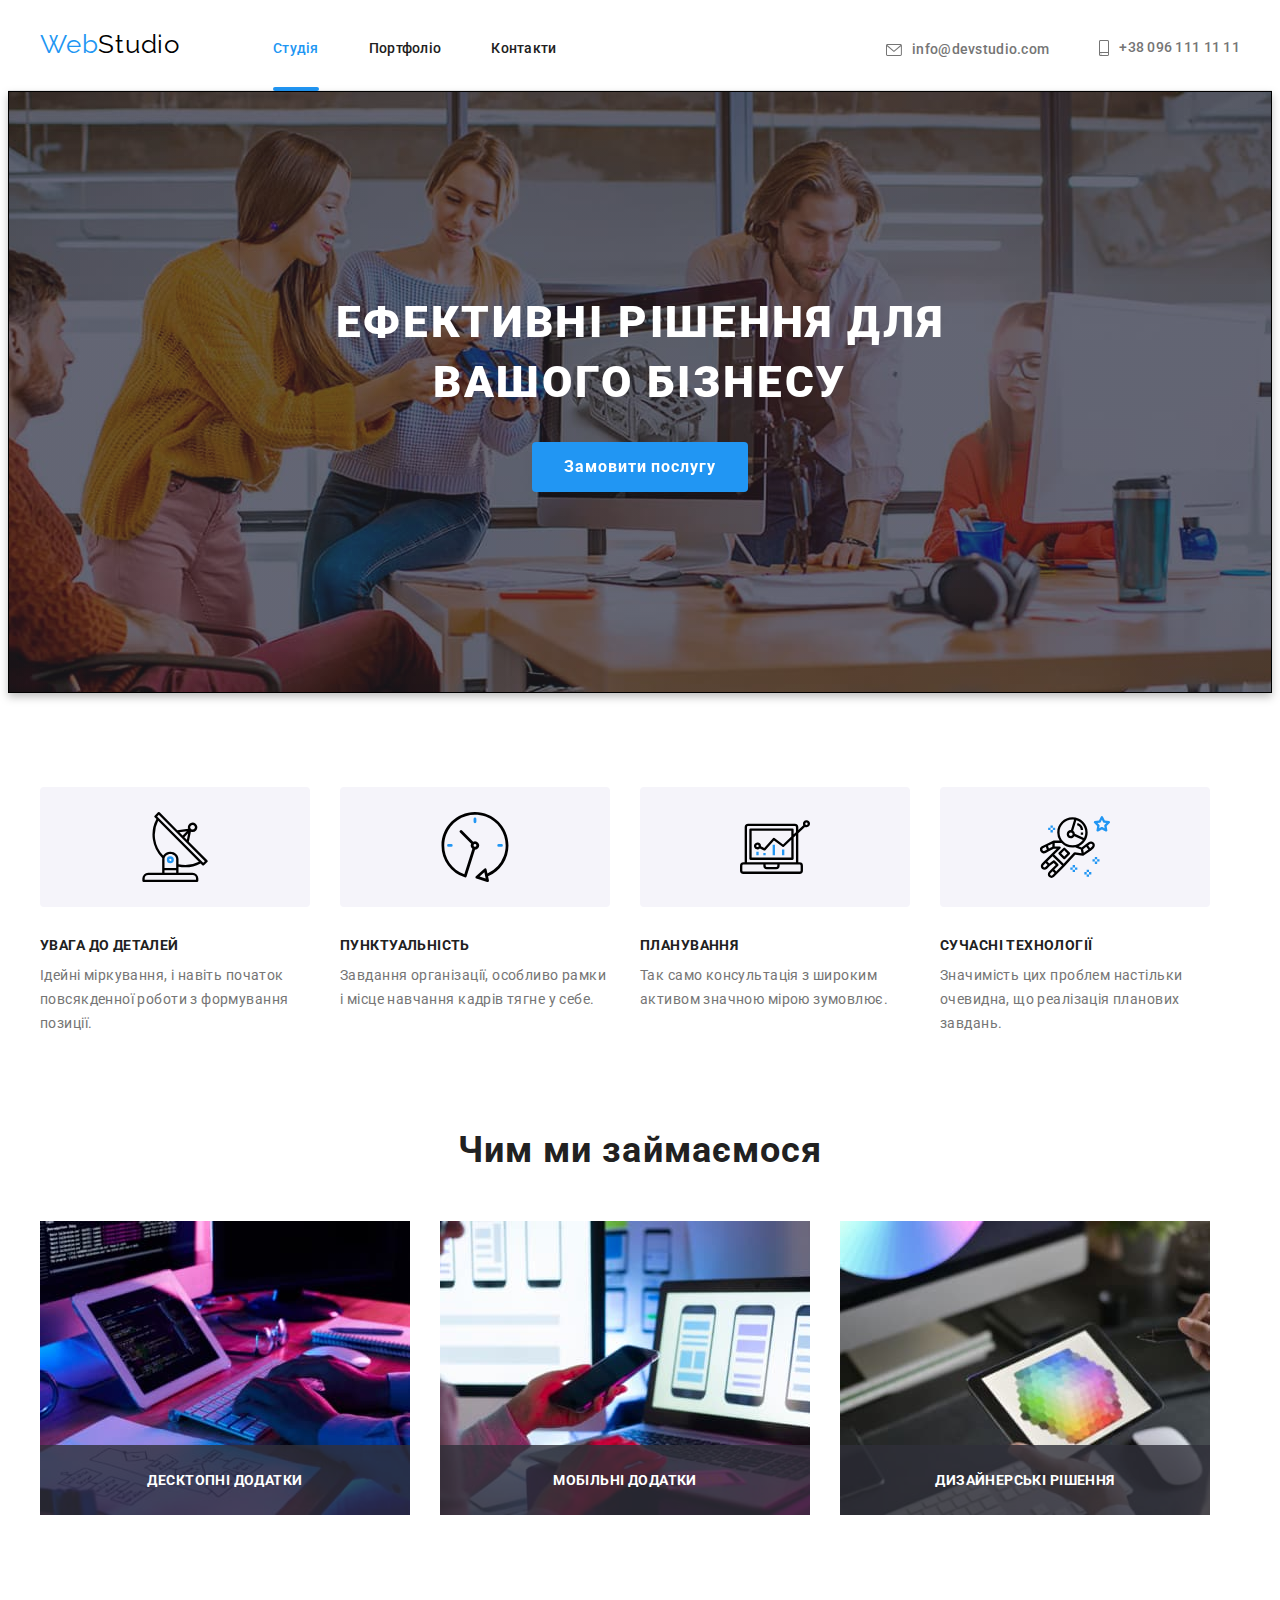
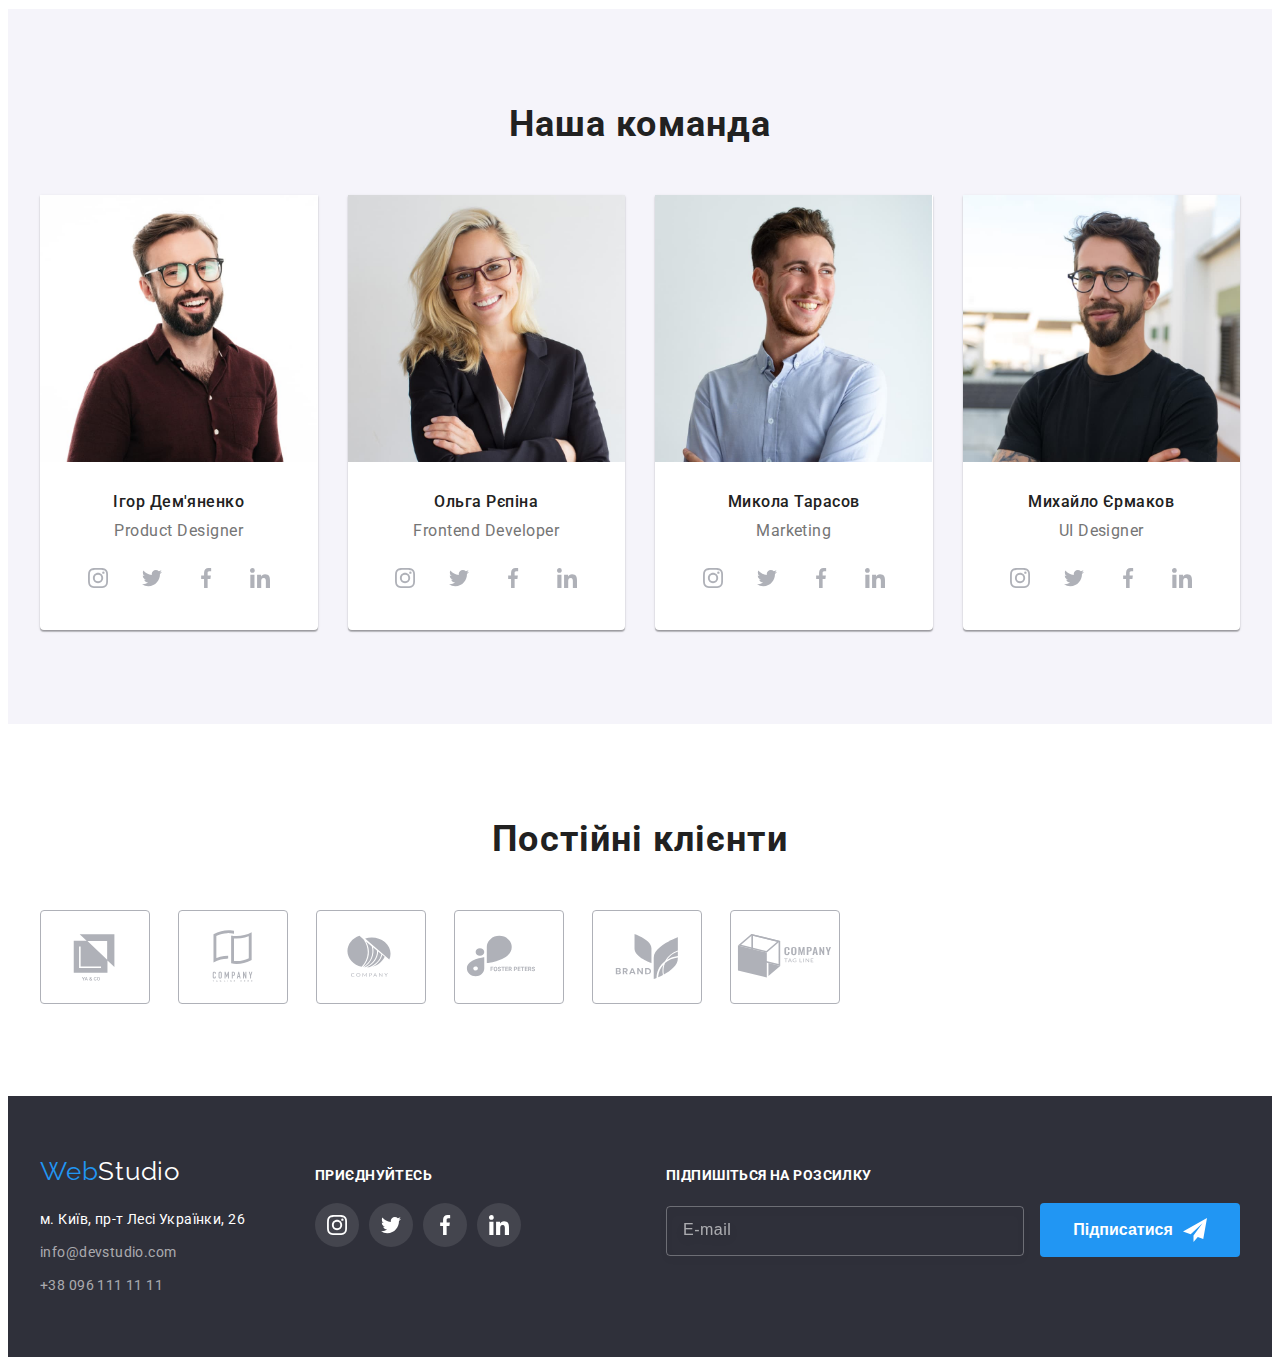
<file: index.html>
<!DOCTYPE html>
<html lang="UK">
  <head>
    <meta charset="UTF-8" />
    <meta http-equiv="X-UA-Compatible" content="IE=edge" />
    <meta name="viewport" content="width=device-width, initial-scale=1.0" />
    <title>Document</title>
    <!---------------------------- шфирти -->
    <link rel="preconnect" href="https://fonts.googleapis.com" />
    <link rel="preconnect" href="https://fonts.gstatic.com" crossorigin />
    <link
      href="https://fonts.googleapis.com/css2?family=Montserrat:wght@400;700&family=Raleway:wght@700&family=Roboto:wght@400;500;700;900&display=swap"
      rel="stylesheet"
    />
    <!-- -------------------------------нормалізатор -->
    <link
      rel="stylesheet"
      href="https://cdnjs.cloudflare.com/ajax/libs/modern-normalize/1.1.0/modern-normalize.min.css"
      integrity="sha512-wpPYUAdjBVSE4KJnH1VR1HeZfpl1ub8YT/NKx4PuQ5NmX2tKuGu6U/JRp5y+Y8XG2tV+wKQpNHVUX03MfMFn9Q=="
      crossorigin="anonymous"
      referrerpolicy="no-referrer"
    />
    <!-- ------------------------------------ екстернал табл стилів -->
    <link rel="stylesheet" href="./css/styles.css" />
  </head>
  <body>
    <header class="header">
      <!-- -----------------------------------------------контейнер -->
      <div class="container heder-container">
        <nav class="navigation">
          <a class="logo link" lang="en" href="./index.html"
            >Web<span class="header-logo">Studio</span></a
          >
          <ul class="navigation-list list">
            <li class="navigation-item">
              <a class="navigation-link link current" href="/index.html"
                >Студія</a
              >
            </li>
            <li class="navigation-item">
              <a class="navigation-link link" href="./portfolio.html"
                >Портфоліо</a
              >
            </li>
            <li class="navigation-item">
              <a class="navigation-link link" href="">Контакти</a>
            </li>
          </ul>
        </nav>
        <ul class="contact-list list">
          <li class="contact-item">
            <a class="item-contakt-link link" href="mailto:info@devstudio.com"
              ><svg class="header-mail-icon" width="16" height="12">
                <use href="./images/symbol-defs.svg#icon-envelope"></use></svg
              >info@devstudio.com</a
            >
          </li>
          <li class="contact-item">
            <a class="item-contakt-link link" href="tel:+380961111111"
              ><svg class="heder-tel-icon" width="10" height="16">
                <use href="./images/symbol-defs.svg#icon-smartphone"></use>
              </svg>
              +38 096 111 11 11</a
            >
          </li>
        </ul>
      </div>
    </header>
    <main>
      <!-- герой -->
      <!-- ---------------------------------------------------секція -->
      <section class="hero-section">
        <h1 class="hero-title">
          Ефективні рішення для <br />
          вашого бізнесу
        </h1>
        <button type="button" class="hero-btn" data-modal-open>
          Замовити послугу
        </button>
      </section>
      <!-- переваги -->
      <!-- ---------------------------------------------------секція -->
      <section class="preference-section">
        <!-- ------------------------------------------------контейнер -->
        <div class="container">
          <h2 class="preference-title visually-hidden">Переваги</h2>
          <!-- Прихований заголовок -->
          <ul class="preference-list list">
            <li class="preference-item">
              <div class="preference-picture">
                <svg class="icon-antenna" width="70" height="70">
                  <use href="./images/symbol-defs.svg#icon-antenna"></use>
                </svg>
              </div>
              <h3 class="preference-subtitle">УВАГА ДО ДЕТАЛЕЙ</h3>
              <p class="preference-text">
                Ідейні міркування, і навіть початок повсякденної роботи з
                формування позиції.
              </p>
            </li>
            <li class="preference-item">
              <div class="preference-picture">
                <svg class="icon-clock" width="70" height="70">
                  <use href="./images/symbol-defs.svg#icon-clock"></use>
                </svg>
              </div>
              <h3 class="preference-subtitle">ПУНКТУАЛЬНІСТЬ</h3>
              <p class="preference-text">
                Завдання організації, особливо рамки і місце навчання кадрів
                тягне у себе.
              </p>
            </li>
            <li class="preference-item">
              <div class="preference-picture">
                <svg class="icon-diagram" width="70" height="70">
                  <use href="./images/symbol-defs.svg#icon-diagram"></use>
                </svg>
              </div>
              <h3 class="preference-subtitle">ПЛАНУВАННЯ</h3>
              <p class="preference-text">
                Так само консультація з широким активом значною мірою зумовлює.
              </p>
            </li>
            <li class="preference-item">
              <div class="preference-picture">
                <svg class="icon-astronaut" width="70" height="70">
                  <use href="./images/symbol-defs.svg#icon-astronaut"></use>
                </svg>
              </div>
              <h3 class="preference-subtitle">СУЧАСНІ ТЕХНОЛОГІЇ</h3>
              <p class="preference-text">
                Значимість цих проблем настільки очевидна, що реалізація
                планових завдань.
              </p>
            </li>
          </ul>
        </div>
      </section>
      <!-- ЗАЙНЯТІСТЬ -->
      <!-- ---------------------------------------------------секція -->
      <section class="work work-section">
        <!-- ------------------------------------------------контейнер -->
        <div class="container">
          <h2 class="work-title">Чим ми займаємося</h2>
          <ul class="work-list list">
            <li class="work-list-item">
              <img
                src="./images/activity-1.jpg"
                alt="Людина друкує на компютері"
                width="370"
              />
              <div class="work-overlay">
                <p class="work-text-overlay">Десктопні додатки</p>
              </div>
            </li>
            <li class="work-list-item">
              <img
                src="./images/activity-2.jpg"
                alt="Синхронізація мобільного телефону та компютера"
                width="370"
              />
              <div class="work-overlay">
                <p class="work-text-overlay">Мобільні додатки</p>
              </div>
            </li>
            <li class="work-list-item">
              <img
                src="./images/activity-3.jpg"
                alt="Людина малює фігури на планшеті"
                width="370"
              />
              <div class="work-overlay">
                <p class="work-text-overlay">Дизайнерські рішення</p>
              </div>
            </li>
          </ul>
        </div>
      </section>
      <!-- КОМАНДА -->
      <!-- ----------------------------------------------------секція -->
      <section class="team-section">
        <!-- ------------------------------------------------контейнер -->
        <div class="container">
          <h2 class="team-title">Наша команда</h2>
          <ul class="team-list list">
            <li class="team-list-item">
              <img
                class="team-list-img"
                src="./images/photo-1.jpg"
                alt="Член команди №1"
              />
              <div class="teammate-info">
                <h3 class="team-subtitle">Ігор Дем'яненко</h3>
                <p class="team-text">Product Designer</p>
                <ul class="socials-contacts list">
                  <li class="social-contacts-item">
                    <a
                      class="social-contacts-link link"
                      href="https://www.instagram.com/"
                      target="_blank"
                      rel="noopener noreferrer nofollow"
                      aria-label="Інстаграм"
                    >
                      <svg class="team-soc-icon" width="20" height="20">
                        <use
                          href="./images/symbol-defs.svg#icon-instagram"
                        ></use>
                      </svg>
                    </a>
                  </li>
                  <li class="social-contacts-item">
                    <a
                      class="social-contacts-link link"
                      href="https://twitter.com/"
                      target="_blank"
                      rel="noopener noreferrer nofollow"
                      aria-label="Твіттер"
                    >
                      <svg class="team-soc-icon" width="20" height="20">
                        <use href="./images/symbol-defs.svg#icon-twitter"></use>
                      </svg>
                    </a>
                  </li>
                  <li class="social-contacts-item">
                    <a
                      class="social-contacts-link link"
                      href="https://www.facebook.com/"
                      target="_blank"
                      rel="noopener noreferrer nofollow"
                      aria-label="Фейсбук"
                    >
                      <svg class="team-soc-icon" width="20" height="20">
                        <use
                          href="./images/symbol-defs.svg#icon-facebook"
                        ></use>
                      </svg>
                    </a>
                  </li>
                  <li class="social-contacts-item">
                    <a
                      class="social-contacts-link link"
                      href="https://www.linkedin.com"
                      target="_blank"
                      rel="noopener noreferrer nofollow"
                      aria-label="Лінкедін"
                    >
                      <svg class="team-soc-icon" width="20" height="20">
                        <use
                          href="./images/symbol-defs.svg#icon-linkedin"
                        ></use>
                      </svg>
                    </a>
                  </li>
                </ul>
              </div>
            </li>
            <li class="team-list-item">
              <img
                class="team-list-img"
                src="./images/photo-2.jpg"
                alt="Член команди №2"
              />
              <div class="teammate-info">
                <h3 class="team-subtitle">Ольга Рєпіна</h3>
                <p class="team-text">Frontend Developer</p>
                <ul class="socials-contacts list">
                  <li class="social-contacts-item">
                    <a
                      class="social-contacts-link link"
                      href="https://www.instagram.com/"
                      target="_blank"
                      rel="noopener noreferrer nofollow"
                      aria-label="Інстаграм"
                    >
                      <svg class="team-soc-icon" width="20" height="20">
                        <use
                          href="./images/symbol-defs.svg#icon-instagram"
                        ></use>
                      </svg>
                    </a>
                  </li>
                  <li class="social-contacts-item">
                    <a
                      class="social-contacts-link link"
                      href="https://twitter.com/"
                      target="_blank"
                      rel="noopener noreferrer nofollow"
                      aria-label="Твіттер"
                    >
                      <svg class="team-soc-icon" width="20" height="20">
                        <use href="./images/symbol-defs.svg#icon-twitter"></use>
                      </svg>
                    </a>
                  </li>
                  <li class="social-contacts-item">
                    <a
                      class="social-contacts-link link"
                      href="https://www.facebook.com/"
                      target="_blank"
                      rel="noopener noreferrer nofollow"
                      aria-label="Фейсбук"
                    >
                      <svg class="team-soc-icon" width="20" height="20">
                        <use
                          href="./images/symbol-defs.svg#icon-facebook"
                        ></use>
                      </svg>
                    </a>
                  </li>
                  <li class="social-contacts-item">
                    <a
                      class="social-contacts-link link"
                      href="https://www.linkedin.com"
                      target="_blank"
                      rel="noopener noreferrer nofollow"
                      aria-label="Лінкедін"
                    >
                      <svg class="team-soc-icon" width="20" height="20">
                        <use
                          href="./images/symbol-defs.svg#icon-linkedin"
                        ></use>
                      </svg>
                    </a>
                  </li>
                </ul>
              </div>
            </li>
            <li class="team-list-item">
              <img
                class="team-list-img"
                src="./images/photo-3.jpg"
                alt="Член команди №3"
              />
              <div class="teammate-info">
                <h3 class="team-subtitle">Микола Тарасов</h3>
                <p class="team-text">Marketing</p>
                <ul class="socials-contacts list">
                  <li class="social-contacts-item">
                    <a
                      class="social-contacts-link link"
                      href="https://www.instagram.com/"
                      target="_blank"
                      rel="noopener noreferrer nofollow"
                      aria-label="Інстаграм"
                    >
                      <svg class="team-soc-icon" width="20" height="20">
                        <use
                          href="./images/symbol-defs.svg#icon-instagram"
                        ></use>
                      </svg>
                    </a>
                  </li>
                  <li class="social-contacts-item">
                    <a
                      class="social-contacts-link link"
                      href="https://twitter.com/"
                      target="_blank"
                      rel="noopener noreferrer nofollow"
                      aria-label="Твіттер"
                    >
                      <svg class="team-soc-icon" width="20" height="20">
                        <use href="./images/symbol-defs.svg#icon-twitter"></use>
                      </svg>
                    </a>
                  </li>
                  <li class="social-contacts-item">
                    <a
                      class="social-contacts-link link"
                      href="https://www.facebook.com/"
                      target="_blank"
                      rel="noopener noreferrer nofollow"
                      aria-label="Фейсбук"
                    >
                      <svg class="team-soc-icon" width="20" height="20">
                        <use
                          href="./images/symbol-defs.svg#icon-facebook"
                        ></use>
                      </svg>
                    </a>
                  </li>
                  <li class="social-contacts-item">
                    <a
                      class="social-contacts-link link"
                      href="https://www.linkedin.com"
                      target="_blank"
                      rel="noopener noreferrer nofollow"
                      aria-label="Лінкедін"
                    >
                      <svg class="team-soc-icon" width="20" height="20">
                        <use
                          href="./images/symbol-defs.svg#icon-linkedin"
                        ></use>
                      </svg>
                    </a>
                  </li>
                </ul>
              </div>
            </li>
            <li class="team-list-item">
              <img
                class="team-list-img"
                src="./images/photo-4.jpg"
                alt="Член команди №4"
              />
              <div class="teammate-info">
                <h3 class="team-subtitle">Михайло Єрмаков</h3>
                <p class="team-text">UI Designer</p>
                <ul class="socials-contacts list">
                  <li class="social-contacts-item">
                    <a
                      class="social-contacts-link link"
                      href="https://www.instagram.com/"
                      target="_blank"
                      rel="noopener noreferrer nofollow"
                      aria-label="Інстаграм"
                    >
                      <svg class="team-soc-icon" width="20" height="20">
                        <use
                          href="./images/symbol-defs.svg#icon-instagram"
                        ></use>
                      </svg>
                    </a>
                  </li>
                  <li class="social-contacts-item">
                    <a
                      class="social-contacts-link link"
                      href="https://twitter.com/"
                      target="_blank"
                      rel="noopener noreferrer nofollow"
                      aria-label="Твіттер"
                    >
                      <svg class="team-soc-icon" width="20" height="20">
                        <use href="./images/symbol-defs.svg#icon-twitter"></use>
                      </svg>
                    </a>
                  </li>
                  <li class="social-contacts-item">
                    <a
                      class="social-contacts-link link"
                      href="https://www.facebook.com/"
                      target="_blank"
                      rel="noopener noreferrer nofollow"
                      aria-label="Фейсбук"
                    >
                      <svg class="team-soc-icon" width="20" height="20">
                        <use
                          href="./images/symbol-defs.svg#icon-facebook"
                        ></use>
                      </svg>
                    </a>
                  </li>
                  <li class="social-contacts-item">
                    <a
                      class="social-contacts-link link"
                      href="https://www.linkedin.com"
                      target="_blank"
                      rel="noopener noreferrer nofollow"
                      aria-label="Лінкедін"
                    >
                      <svg class="team-soc-icon" width="20" height="20">
                        <use
                          href="./images/symbol-defs.svg#icon-linkedin"
                        ></use>
                      </svg>
                    </a>
                  </li>
                </ul>
              </div>
            </li>
          </ul>
        </div>
      </section>
      <!-- -----------------------------------------ПОСТІЙНІ КЛІЄНТИ -->
      <!-- --------------------------------------------секція -->
      <section class="clients-section">
        <div class="container">
          <h2 class="clients-title">Постійні клієнти</h2>
          <ul class="clients-list list">
            <li class="client-item">
              <a
                class="client-link link"
                href=""
                target="_blank"
                rel="noopener noreferrer nofollow"
                aria-label="клієнт"
              >
                <svg class="clients-icon" width="106" height="60">
                  <use href="./images/symbol-defs.svg#icon-Logo"></use></svg
              ></a>
            </li>
            <li class="client-item">
              <a
                class="client-link link"
                href=""
                target="_blank"
                rel="noopener noreferrer nofollow"
                aria-label="клієнт"
              >
                <svg class="clients-icon" width="106" height="60">
                  <use href="./images/symbol-defs.svg#icon-Logo-1"></use></svg
              ></a>
            </li>
            <li class="client-item">
              <a
                class="client-link link"
                href=""
                target="_blank"
                rel="noopener noreferrer nofollow"
                aria-label="клієнт"
              >
                <svg class="clients-icon" width="106" height="60">
                  <use href="./images/symbol-defs.svg#icon-Logo-2"></use></svg
              ></a>
            </li>
            <li class="client-item">
              <a
                class="client-link link"
                href=""
                target="_blank"
                rel="noopener noreferrer nofollow"
                aria-label="клієнт"
              >
                <svg class="clients-icon" width="106" height="60">
                  <use href="./images/symbol-defs.svg#icon-Logo-3"></use></svg
              ></a>
            </li>
            <li class="client-item">
              <a
                class="client-link link"
                href=""
                target="_blank"
                rel="noopener noreferrer nofollow"
                aria-label="клієнт"
              >
                <svg class="clients-icon" width="106" height="60">
                  <use href="./images/symbol-defs.svg#icon-Logo-4"></use></svg
              ></a>
            </li>
            <li class="client-item">
              <a
                class="client-link link"
                href=""
                target="_blank"
                rel="noopener noreferrer nofollow"
                aria-label="клієнт"
              >
                <svg class="clients-icon" width="106" height="60">
                  <use href="./images/symbol-defs.svg#icon-Logo-5"></use></svg
              ></a>
            </li>
          </ul>
        </div>
      </section>
    </main>
    <!-- ФУТЕР -->
    <footer class="footer">
      <!-- -----------------------------------------------контейнер -->
      <div class="container footer-container">
        <div class="footer-addres">
          <a class="logo-link-footer link" href="./index.html"
            >Web<span class="footer-logo">Studio</span></a
          >
          <address class="address">
            <ul class="address-list list">
              <li class="address-link-item">
                <a
                  class="address-map"
                  href=""
                  target="_blank"
                  rel="noopener noreferrer nofollow"
                  >м. Київ, пр-т Лесі Українки, 26</a
                >
              </li>
              <li class="address-link-item">
                <a class="address-mail" href="mailto:info@devstudio.com"
                  >info@devstudio.com</a
                >
              </li>
              <li class="address-link-item">
                <a class="address-tel" href="tel:+380961111111"
                  >+38 096 111 11 11</a
                >
              </li>
            </ul>
          </address>
        </div>
        <div class="social-footer">
          <h3 class="social-frtitle">приєднуйтесь</h3>
          <ul class="social-frlist list">
            <li class="social-fritem">
              <a
                class="social-frlink link"
                href="https://www.instagram.com/"
                target="_blank"
                rel="noopener noreferrer nofollow"
                aria-label="Інстаграм"
              >
                <svg class="footer-soc-icon" width="20" height="20">
                  <use
                    href="./images/symbol-defs.svg#icon-instagram"
                  ></use></svg
              ></a>
            </li>
            <li class="social-fritem">
              <a
                class="social-frlink link"
                href="https://twitter.com/"
                target="_blank"
                rel="noopener noreferrer nofollow"
                aria-label="Твіттер"
              >
                <svg class="footer-soc-icon" width="20" height="20">
                  <use href="./images/symbol-defs.svg#icon-twitter"></use></svg
              ></a>
            </li>
            <li class="social-fritem">
              <a
                class="social-frlink link"
                href="https://www.facebook.com/"
                target="_blank"
                rel="noopener noreferrer nofollow"
                aria-label="Фейсбук"
              >
                <svg class="footer-soc-icon" width="20" height="20">
                  <use href="./images/symbol-defs.svg#icon-facebook"></use></svg
              ></a>
            </li>
            <li class="social-fritem">
              <a
                class="social-frlink link"
                href="https://www.linkedin.com"
                target="_blank"
                rel="noopener noreferrer nofollow"
                aria-label="Лінкедін"
              >
                <svg class="footer-soc-icon" width="20" height="20">
                  <use href="./images/symbol-defs.svg#icon-linkedin"></use></svg
              ></a>
            </li>
          </ul>
        </div>

        <div class="footer-form">
          <p class="footer-form-text">Підпишіться на розсилку</p>
          <form class="footer-form-subscribe">
            <label class="footer-label">
              <input
                class="footer-field"
                name="email-footer"
                placeholder="E-mail"
                type="email"
              />
            </label>
            <button class="footer-subscribe-btn" type="submit">
              Підписатися
              <svg class="footer-subscribe-icon" width="24" height="24">
                <use href="./images/symbol-defs.svg#subscribe-icon"></use>
              </svg>
            </button>
          </form>
        </div>
      </div>
    </footer>
    <!-- MОДАЛКА -->
    <div class="backdrop is-hidden" data-modal>
      <div class="modal">
        <button class="button-close" type="button" data-modal-close>
          <svg class="icon-close" width="11" height="11">
            <use href="./images/symbol-defs.svg#icon-Vector"></use>
          </svg>
        </button>

        <strong class="modal-title"
          >Залиште свої дані, ми вам передзвонимо</strong
        >
        <form class="modal-form">
          <div role="group">
            <label class="modal-label">
              Ім'я
              <div class="modal-field-wrapper">
                <input class="modal-field" name="modal-name" type="text" />
                <svg class="icon-modal" width="18" height="18">
                  <use href="./images/symbol-defs.svg#icon-modal-person"></use>
                </svg>
              </div>
            </label>

            <label class="modal-label">
              Телефон
              <div class="modal-field-wrapper">
                <input class="modal-field" name="modal-tell" type="tel" />
                <svg class="icon-modal" width="18" height="18">
                  <use href="./images/symbol-defs.svg#icon-modal-phone"></use>
                </svg>
              </div>
            </label>

            <label class="modal-label">
              Пошта
              <div class="modal-field-wrapper">
                <input class="modal-field" name="modal-email" type="email" />
                <svg class="icon-modal" width="18" height="18">
                  <use href="./images/symbol-defs.svg#icon-modal-email "></use>
                </svg>
              </div>
            </label>

            <label class="modal-label">
              Коментар
              <textarea
                class="modal-field modal-comment"
                name="modal-comment"
                cols="30"
                rows="6"
                placeholder="Введіть текст"
              ></textarea>
            </label>
          </div>
          <div class="modal-agreement-wrapper" role="group">
            <label class="modal-check-agreement">
              <input
                class="check-agreemnt visually-hidden"
                type="checkbox"
                name="policy-agreement"
              />
              <span class="icon-agreement"></span>
              <span class="check-agreement-text"
                >Погоджуюся з розсилкою та приймаю
                <a class="check-agreement-link" href="">Умови договору</a></span
              >
            </label>
          </div>
          <button class="modal-agree-btn" type="submit">Відправити</button>
        </form>
      </div>
    </div>
    <!-- Скріпт -->
    <script src="./js/modal.js"></script>
  </body>
</html>
</file>
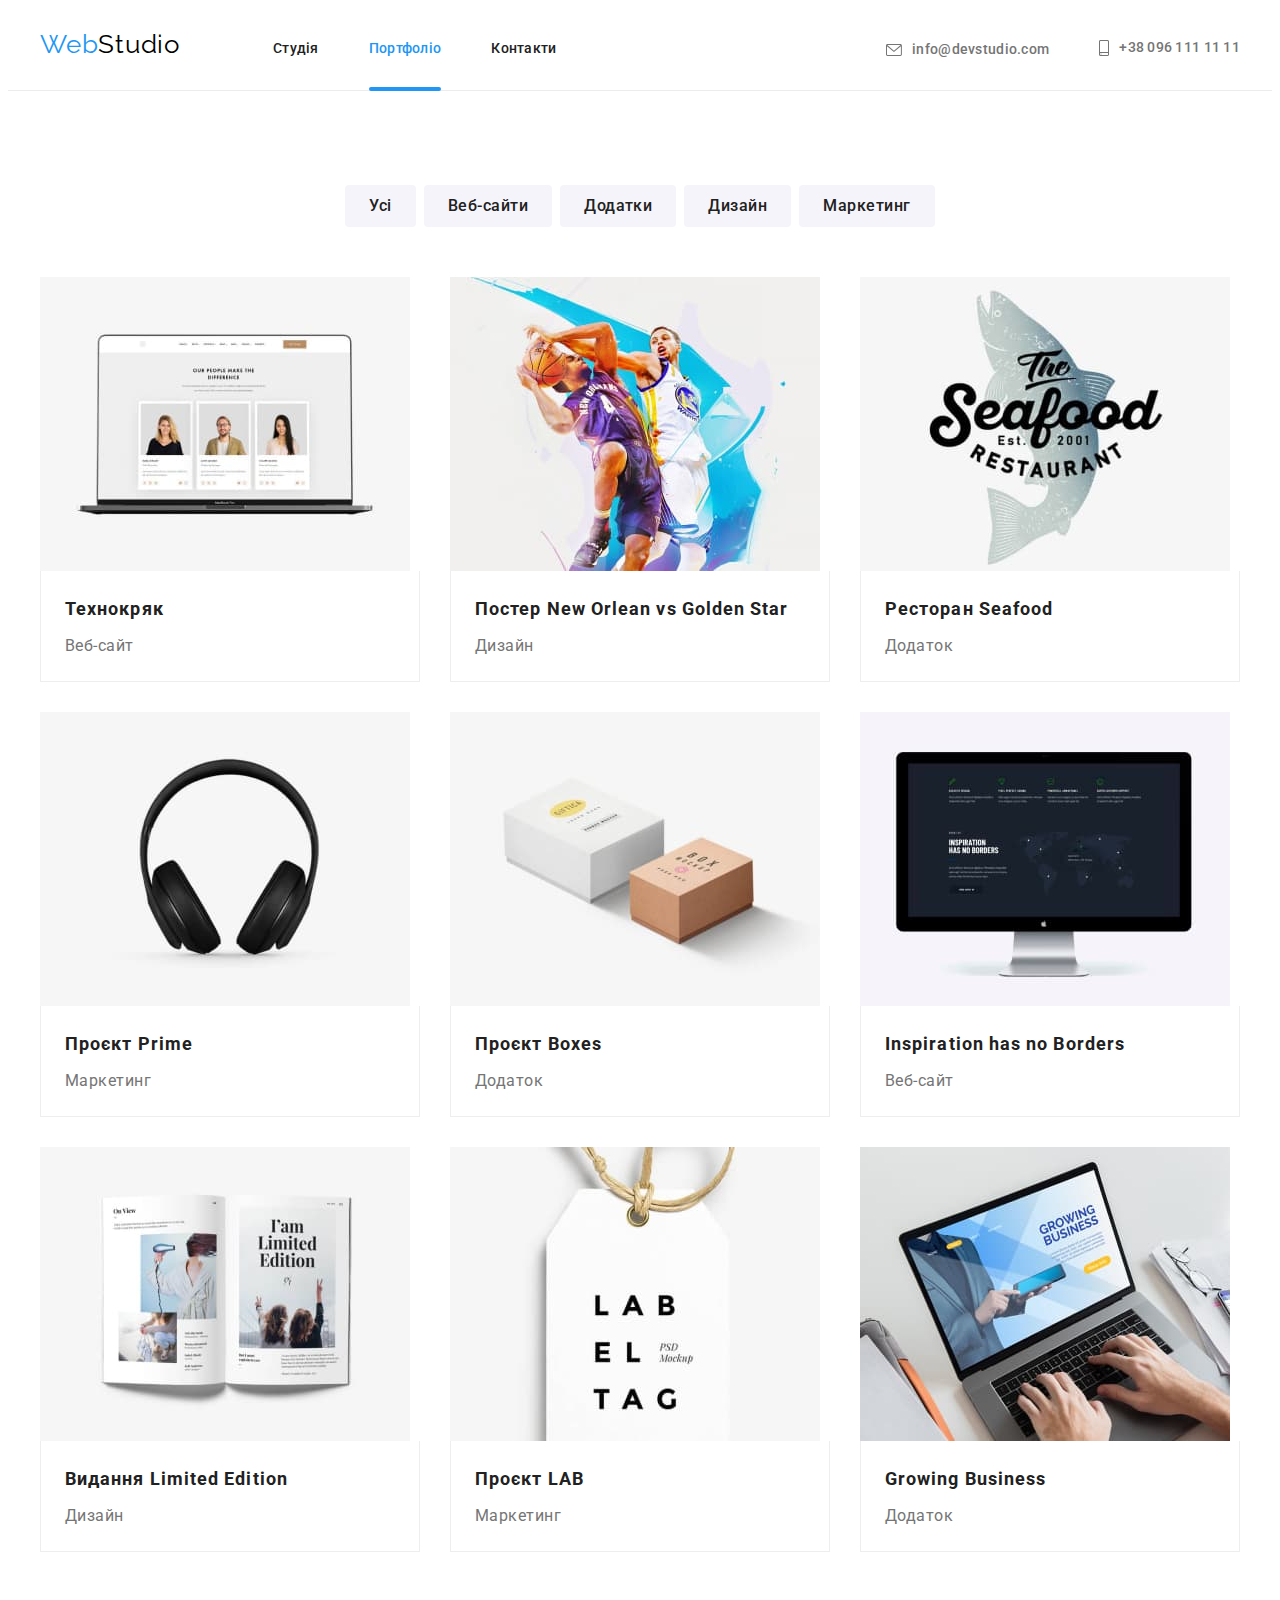
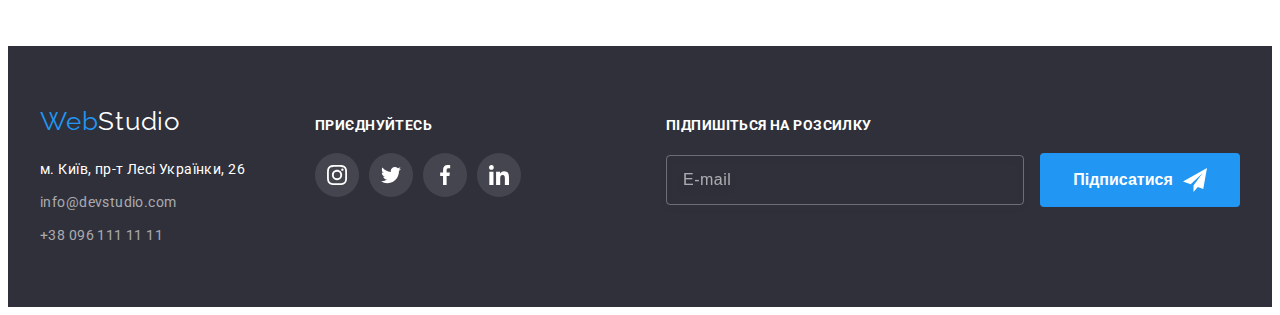
<file: portfolio.html>
<!DOCTYPE html>
<html lang="UK">
  <head>
    <meta charset="UTF-8" />
    <meta http-equiv="X-UA-Compatible" content="IE=edge" />
    <meta name="viewport" content="width=device-width, initial-scale=1.0" />
    <title>Document</title>
    <!---------------------------- шфирти -->
    <link rel="preconnect" href="https://fonts.googleapis.com" />
    <link rel="preconnect" href="https://fonts.gstatic.com" crossorigin />
    <link
      href="https://fonts.googleapis.com/css2?family=Montserrat:wght@400;700&family=Raleway:wght@700&family=Roboto:wght@400;500;700;900&display=swap"
      rel="stylesheet"
    />
    <!-- -------------------------------нормалізатор -->
    <link
      rel="stylesheet"
      href="https://cdnjs.cloudflare.com/ajax/libs/modern-normalize/1.1.0/modern-normalize.min.css"
      integrity="sha512-wpPYUAdjBVSE4KJnH1VR1HeZfpl1ub8YT/NKx4PuQ5NmX2tKuGu6U/JRp5y+Y8XG2tV+wKQpNHVUX03MfMFn9Q=="
      crossorigin="anonymous"
      referrerpolicy="no-referrer"
    />
    <!-- ------------------------------------ екстернал табл стилів -->
    <link rel="stylesheet" href="./css/styles.css" />
  </head>
  <body>
    <header class="header">
      <!-- -----------------------------------------------контейнер -->
      <div class="container heder-container">
        <nav class="navigation">
          <a class="logo link" lang="en" href="./index.html"
            >Web<span class="header-logo">Studio</span></a
          >
          <ul class="navigation-list list">
            <li class="navigation-item">
              <a class="navigation-link link" href="./index.html">Студія</a>
            </li>
            <li class="navigation-item">
              <a class="navigation-link link current" href="">Портфоліо</a>
            </li>
            <li class="navigation-item">
              <a class="navigation-link link" href="">Контакти</a>
            </li>
          </ul>
        </nav>
        <ul class="contact-list list">
          <li class="contact-item">
            <a class="item-contakt-link link" href="mailto:info@devstudio.com"
              ><svg class="header-mail-icon" width="16" height="12">
                <use href="./images/symbol-defs.svg#icon-envelope"></use></svg
              >info@devstudio.com</a
            >
          </li>
          <li class="contact-item">
            <a class="item-contakt-link link" href="tel:+380961111111"
              ><svg class="heder-tel-icon" width="10" height="16">
                <use href="./images/symbol-defs.svg#icon-smartphone"></use>
              </svg>
              +38 096 111 11 11</a
            >
          </li>
        </ul>
      </div>
    </header>
    <main>
      <!-- секція -->
      <section class="portfolio-section">
        <!-- контейнер -->
        <div class="container">
          <!-- прихований -->
          <h1 class="portfolio-title visually-hidden">Категорії</h1>
          <!-- ----------------------------------------------кнопки -->
          <ul class="portfolio-filtrs list">
            <!-- ховер - фокус -->
            <li class="p-filtr-item">
              <button type="button" class="filtr-btn">Усі</button>
            </li>
            <li class="p-filtr-item">
              <button type="button" class="filtr-btn">Веб-сайти</button>
            </li>
            <li class="p-filtr-item">
              <button type="button" class="filtr-btn">Додатки</button>
            </li>
            <li class="p-filtr-item">
              <button type="button" class="filtr-btn">Дизайн</button>
            </li>
            <li class="p-filtr-item">
              <button type="button" class="filtr-btn">Маркетинг</button>
            </li>
          </ul>
          <!-- ----------------------------------------------проекти -->
          <ul class="portfolio-projects list">
            <li class="p-projects-item">
              <a class="p-projects-link link" href="">
                <div class="project-overlay-thumb">
                  <img src="./images/portfolio1.jpg" alt="команда з трьох" />
                  <div class="project-overlay">
                    <p class="project-overlay-text">
                      Ресурс пропонує комплексні пропозиції з різним рівнем
                      функціоналу та сервісів. Все це дозволить відвідувачу
                      отримати вичерпні відомості про компанію чи приватну
                      особу.
                    </p>
                  </div>
                </div>

                <div class="project-info">
                  <h2 class="p-projects-title">Технокряк</h2>
                  <p class="p-projects-text">Веб-сайт</p>
                </div>
              </a>
            </li>
            <li class="p-projects-item">
              <a class="p-projects-link link" href="">
                <div class="project-overlay-thumb">
                  <img src="./images/portfolio2.jpg" alt="баскетбол" />
                  <div class="project-overlay">
                    <p class="project-overlay-text">
                      Ресурс пропонує комплексні пропозиції з різним рівнем
                      функціоналу та сервісів. Все це дозволить відвідувачу
                      отримати вичерпні відомості про компанію чи приватну
                      особу.
                    </p>
                  </div>
                </div>

                <div class="project-info">
                  <h2 class="p-projects-title">
                    Постер New Orlean vs Golden Star
                  </h2>
                  <p class="p-projects-text">Дизайн</p>
                </div>
              </a>
            </li>
            <li class="p-projects-item">
              <a class="p-projects-link link" href="">
                <div class="project-overlay-thumb">
                  <img src="./images/portfolio3.jpg" alt="реклама ректорану" />
                  <div class="project-overlay">
                    <p class="project-overlay-text">
                      Ресурс пропонує комплексні пропозиції з різним рівнем
                      функціоналу та сервісів. Все це дозволить відвідувачу
                      отримати вичерпні відомості про компанію чи приватну
                      особу.
                    </p>
                  </div>
                </div>
                <div class="project-info">
                  <h2 class="p-projects-title">Ресторан Seafood</h2>
                  <p class="p-projects-text">Додаток</p>
                </div>
              </a>
            </li>
            <li class="p-projects-item">
              <a class="p-projects-link link" href="">
                <div class="project-overlay-thumb">
                  <img src="./images/portfolio4.jpg" alt="навушники" />
                  <div class="project-overlay">
                    <p class="project-overlay-text">
                      Ресурс пропонує комплексні пропозиції з різним рівнем
                      функціоналу та сервісів. Все це дозволить відвідувачу
                      отримати вичерпні відомості про компанію чи приватну
                      особу.
                    </p>
                  </div>
                </div>

                <div class="project-info">
                  <h2 class="p-projects-title">Проєкт Prime</h2>
                  <p class="p-projects-text">Маркетинг</p>
                </div>
              </a>
            </li>
            <li class="p-projects-item">
              <a class="p-projects-link link" href="">
                <div class="project-overlay-thumb">
                  <img
                    src="./images/portfolio5.jpg"
                    alt="дві коробочки з картону"
                  />
                  <div class="project-overlay">
                    <p class="project-overlay-text">
                      Ресурс пропонує комплексні пропозиції з різним рівнем
                      функціоналу та сервісів. Все це дозволить відвідувачу
                      отримати вичерпні відомості про компанію чи приватну
                      особу.
                    </p>
                  </div>
                </div>
                <div class="project-info">
                  <h2 class="p-projects-title">Проєкт Boxes</h2>
                  <p class="p-projects-text">Додаток</p>
                </div>
              </a>
            </li>
            <li class="p-projects-item">
              <a class="p-projects-link link" href="">
                <div class="project-overlay-thumb">
                  <img src="./images/portfolio6.jpg" alt="компютер" />
                  <div class="project-overlay">
                    <p class="project-overlay-text">
                      Ресурс пропонує комплексні пропозиції з різним рівнем
                      функціоналу та сервісів. Все це дозволить відвідувачу
                      отримати вичерпні відомості про компанію чи приватну
                      особу.
                    </p>
                  </div>
                </div>

                <div class="project-info">
                  <h2 class="p-projects-title">Inspiration has no Borders</h2>
                  <p class="p-projects-text">Веб-сайт</p>
                </div>
              </a>
            </li>
            <li class="p-projects-item">
              <a class="p-projects-link link" href="">
                <div class="project-overlay-thumb">
                  <img src="./images/portfolio7.jpg" alt="книга" />
                  <div class="project-overlay">
                    <p class="project-overlay-text">
                      Ресурс пропонує комплексні пропозиції з різним рівнем
                      функціоналу та сервісів. Все це дозволить відвідувачу
                      отримати вичерпні відомості про компанію чи приватну
                      особу.
                    </p>
                  </div>
                </div>
                <div class="project-info">
                  <h2 class="p-projects-title">Видання Limited Edition</h2>
                  <p class="p-projects-text">Дизайн</p>
                </div>
              </a>
            </li>
            <li class="p-projects-item">
              <a class="p-projects-link link" href="">
                <div class="project-overlay-thumb">
                  <img src="./images/portfolio8.jpg" alt="етикетка" />
                  <div class="project-overlay">
                    <p class="project-overlay-text">
                      Ресурс пропонує комплексні пропозиції з різним рівнем
                      функціоналу та сервісів. Все це дозволить відвідувачу
                      отримати вичерпні відомості про компанію чи приватну
                      особу.
                    </p>
                  </div>
                </div>

                <div class="project-info">
                  <h2 class="p-projects-title">Проєкт LAB</h2>
                  <p class="p-projects-text">Маркетинг</p>
                </div>
              </a>
            </li>
            <li class="p-projects-item">
              <a class="p-projects-link link" href="">
                <div class="project-overlay-thumb">
                  <img src="./images/portfolio9.jpg" alt="ноутбук" />
                  <div class="project-overlay">
                    <p class="project-overlay-text">
                      Ресурс пропонує комплексні пропозиції з різним рівнем
                      функціоналу та сервісів. Все це дозволить відвідувачу
                      отримати вичерпні відомості про компанію чи приватну
                      особу.
                    </p>
                  </div>
                </div>

                <div class="project-info">
                  <h2 class="p-projects-title">Growing Business</h2>
                  <p class="p-projects-text">Додаток</p>
                </div>
              </a>
            </li>
          </ul>
        </div>
      </section>
    </main>
    <!-- ФУТЕР -->
    <footer class="footer">
      <!-- -----------------------------------------------контейнер -->
      <div class="container footer-container">
        <div class="footer-addres">
          <a class="logo-link-footer link" href="./index.html"
            >Web<span class="footer-logo">Studio</span></a
          >
          <address class="address">
            <ul class="address-list list">
              <li class="address-link-item">
                <a
                  class="address-map"
                  href=""
                  target="_blank"
                  rel="noopener noreferrer nofollow"
                  >м. Київ, пр-т Лесі Українки, 26</a
                >
              </li>
              <li class="address-link-item">
                <a class="address-mail" href="mailto:info@devstudio.com"
                  >info@devstudio.com</a
                >
              </li>
              <li class="address-link-item">
                <a class="address-tel" href="tel:+380961111111"
                  >+38 096 111 11 11</a
                >
              </li>
            </ul>
          </address>
        </div>
        <div class="social-footer">
          <h3 class="social-frtitle">приєднуйтесь</h3>
          <ul class="social-frlist list">
            <li class="social-fritem">
              <a
                class="social-frlink link"
                href="https://www.instagram.com/"
                target="_blank"
                rel="noopener noreferrer nofollow"
                aria-label="Інстаграм"
              >
                <svg class="footer-soc-icon" width="20" height="20">
                  <use
                    href="./images/symbol-defs.svg#icon-instagram"
                  ></use></svg
              ></a>
            </li>
            <li class="social-fritem">
              <a
                class="social-frlink link"
                href="https://twitter.com/"
                target="_blank"
                rel="noopener noreferrer nofollow"
                aria-label="Твіттер"
              >
                <svg class="footer-soc-icon" width="20" height="20">
                  <use href="./images/symbol-defs.svg#icon-twitter"></use></svg
              ></a>
            </li>
            <li class="social-fritem">
              <a
                class="social-frlink link"
                href="https://www.facebook.com/"
                target="_blank"
                rel="noopener noreferrer nofollow"
                aria-label="Фейсбук"
              >
                <svg class="footer-soc-icon" width="20" height="20">
                  <use href="./images/symbol-defs.svg#icon-facebook"></use></svg
              ></a>
            </li>
            <li class="social-fritem">
              <a
                class="social-frlink link"
                href="https://www.linkedin.com"
                target="_blank"
                rel="noopener noreferrer nofollow"
                aria-label="Лінкедін"
              >
                <svg class="footer-soc-icon" width="20" height="20">
                  <use href="./images/symbol-defs.svg#icon-linkedin"></use></svg
              ></a>
            </li>
          </ul>
        </div>

        <div class="footer-form">
          <p class="footer-form-text">Підпишіться на розсилку</p>
          <form class="footer-form-subscribe">
            <label class="footer-label">
              <input
                class="footer-field"
                name="email-footer"
                placeholder="E-mail"
                type="email"
              />
            </label>
            <button class="footer-subscribe-btn" type="submit">
              Підписатися
              <svg class="footer-subscribe-icon" width="24" height="24">
                <use href="./images/symbol-defs.svg#subscribe-icon"></use>
              </svg>
            </button>
          </form>
        </div>
      </div>
    </footer>
  </body>
</html>
</file>
<file: css/styles.css>
:root {
  --brand-color: #2196f3;
  --text-color: #757575;
  --anima-tz: 250ms cubic-bezier(0.4, 0, 0.2, 1);
}

html {
  scroll-behavior: smooth;
}

body {
  font-family: "Roboto", sans-serif;
  background-color: #ffffff;
}

/*---------------------- лінк ліст */
.link {
  text-decoration: none;
}
.list {
  list-style: none;
  margin: 0;
  padding: 0;
}
h1,
h2,
h3,
h4,
h5,
h6,
p {
  margin: 0;
}
img {
  display: block;
  max-width: 100%;
  height: auto;
}
.container {
  width: 1200px;
  padding-left: 15px;
  padding-right: 15px;
  margin-left: auto;
  margin-right: auto;
}
/* ------------------------------Хедер */
.header {
  background-color: #ffffff;
  border-bottom: 1px solid #ececec;
}
.heder-container {
  display: flex;
  align-items: center;
}
.logo {
  font-family: "Raleway", sans-serif;
  font-size: 26px;
  line-height: 1.19;
  letter-spacing: 0.03em;
  color: var(--brand-color);
}

.header-logo {
  color: #000000;
}

/*------- навігація */

.navigation {
  display: flex;
  align-items: baseline;
}

.navigation-list {
  display: flex;
  margin-left: 93px;
  text-align: center;
}
.navigation-item:not(:last-child) {
  margin-right: 50px;
}

.navigation-link {
  display: block;
  padding-top: 32px;
  padding-bottom: 32px;

  font-weight: 500;
  font-size: 14px;
  line-height: 1.14;
  letter-spacing: 0.02em;
  color: #212121;

  position: relative;
  transition: color var(--anima-tz);
}
.navigation-link:hover,
.navigation-link:focus {
  color: var(--brand-color);
}
.contact-list {
  display: flex;
  margin-left: auto;
  align-items: baseline;
}
.contact-item:not(:last-child) {
  margin-right: 50px;
}
.item-contakt-link {
  display: flex;
  align-items: center;
  padding-top: 32px;
  padding-bottom: 32px;

  font-weight: 500;
  font-size: 14px;
  line-height: 1.14;
  letter-spacing: 0.02em;
  color: var(--text-color);

  transition: color var(--anima-tz);
}
.header-mail-icon,
.heder-tel-icon {
  fill: currentColor;
  margin-right: 10px;
}
.item-contakt-link:hover,
.item-contakt-link:focus {
  color: var(--brand-color);
}
.navigation-link.current {
  color: var(--brand-color);
}

.navigation-link.current::after {
  content: "";
  display: inline-block;
  height: 4px;
  width: 100%;
  background: var(--brand-color);
  border-radius: 2px;

  position: absolute;
  left: 0;
  bottom: -2px;
}
/* transform: translateY(46px); або боттом -2 */

/*------------------------------ ГЕРОЙ */
.hero-section {
  max-width: 1600px;
  margin-left: auto;
  margin-right: auto;
  padding-top: 200px;
  padding-bottom: 200px;
  text-align: center;
  border: 1px solid #000000;
  filter: drop-shadow(0px 4px 4px rgba(0, 0, 0, 0.25));

  background: #2f303a;
  background-image: linear-gradient(
      rgba(47, 48, 58, 0.4),
      rgba(47, 48, 58, 0.4)
    ),
    url(../images/hero-img.jpg);
  background-repeat: no-repeat;
  background-position: center;
  background-size: cover;
}

.hero-title {
  font-weight: 900;
  font-size: 44px;
  line-height: calc(60 / 44);
  text-align: center;
  letter-spacing: 0.06em;
  text-transform: uppercase;
  color: #ffffff;
  margin-bottom: 30px;
}

.hero-btn {
  display: inline-block;
  font-family: inherit;
  font-style: normal;
  font-weight: 700;
  font-size: 16px;
  line-height: calc(30 / 16);
  letter-spacing: 0.06em;
  color: #ffffff;

  min-width: 216px;
  min-height: 50px;
  padding: 8px 30px;
  border-radius: 4px;
  border-color: transparent;
  cursor: pointer;
  background-color: var(--brand-color);

  transition: background-color var(--anima-tz);
}

.hero-btn:hover,
.hero-btn:focus {
  background-color: rgb(6, 127, 240);
}

/*------------------------------ ПЕРЕВАГИ */
.preference-section {
  padding-top: 94px;
  padding-bottom: 94px;
}
.visually-hidden {
  position: absolute;
  white-space: nowrap;
  width: 1px;
  height: 1px;
  overflow: hidden;
  border: 0;
  padding: 0;
  clip: rect(0 0 0 0);
  clip-path: inset(50%);
  margin: -1px;
}
.preference-list {
  display: flex;
  text-align: left;
  gap: 30px;
}
.preference-item {
  width: 270px;
}
.preference-picture {
  display: flex;
  justify-content: center;
  align-items: center;
  height: 120px;
  background-color: #f5f4fa;
  border-radius: 4px;
  margin-bottom: 30px;
}

.preference-subtitle {
  font-size: 14px;
  line-height: calc(16 / 14);
  letter-spacing: 0.03em;
  text-transform: uppercase;
  color: #212121;

  margin-bottom: 10px;
}
.preference-text {
  font-size: 14px;
  line-height: calc(24 / 14);
  letter-spacing: 0.03em;
  color: var(--text-color);
}

/* -----------------------------ЗАЙНЯТІСТЬ */
.work-section {
  padding-bottom: 94px;
}
.work-title {
  font-size: 36px;
  line-height: calc(42 / 36);
  text-align: center;
  letter-spacing: 0.03em;
  color: #212121;

  margin-bottom: 50px;
}
.work-list {
  display: flex;
  gap: 30px;
}
.work-list-item {
  position: relative;
}
.work-overlay {
  position: absolute;
  bottom: 0;

  width: 100%;
  padding-top: 27px;
  padding-bottom: 27px;
  background-color: rgba(47, 48, 58, 0.8);
}
.work-text-overlay {
  font-weight: 700;
  font-size: 14px;
  line-height: calc(16 / 14);
  text-align: center;
  letter-spacing: 0.03em;
  text-transform: uppercase;
  color: #ffffff;
}

/* ------------------------------КОМАНДА */
.team-section {
  padding-top: 94px;
  padding-bottom: 94px;
  background: #f5f4fa;
}

.team-title {
  font-size: 36px;
  line-height: calc(42 / 36);
  text-align: center;
  letter-spacing: 0.03em;
  color: #212121;
  margin-bottom: 50px;
}
.team-list {
  display: flex;
  margin-left: -30px;
  margin-top: -30px;
}

.team-list-item {
  flex-basis: calc(100% / 4 - 30px);
  margin-left: 30px;
  margin-top: 30px;
  border-radius: 0px 0px 4px 4px;
  background: #ffffff;
  box-shadow: 0px 1px 3px rgba(0, 0, 0, 0.12), 0px 1px 1px rgba(0, 0, 0, 0.14),
    0px 2px 1px rgba(0, 0, 0, 0.2);
}
.teammate-info {
  text-align: center;
  padding-top: 30px;
  padding-bottom: 30px;
}
.team-subtitle {
  font-weight: 500;
  font-size: 16px;
  line-height: calc(19 / 16);
  letter-spacing: 0.03em;
  color: #212121;

  margin-bottom: 10px;
}
.team-text {
  font-size: 16px;
  line-height: calc(19 / 16);
  letter-spacing: 0.03em;
  color: var(--text-color);
  margin-bottom: 16px;
}
.socials-contacts {
  display: flex;
  justify-content: center;
  align-items: center;
  gap: 10px;
}
.social-contacts-item {
  width: 44px;
  height: 44px;
}
.social-contacts-link {
  display: flex;
  justify-content: center;
  align-items: center;
  border-radius: 50%;
  width: 100%;
  height: 100%;
  color: #afb1b8;
  transition: background-color var(--anima-tz), color var(--anima-tz);
}

.social-contacts-link:hover,
.social-contacts-link:focus {
  background-color: var(--brand-color);
  color: #ffffff;
}

.team-soc-icon {
  fill: currentColor;
}

/* <!-- -----------ПОСТІЙНІ КЛІЄНТИ --> */
.clients-section {
  padding-top: 94px;
  padding-bottom: 94px;
}
.clients-title {
  font-size: 36px;
  line-height: calc(42 / 36);
  text-align: center;
  letter-spacing: 0.03em;
  color: #212121;
  margin-bottom: 50px;
}

.clients-list {
  display: flex;
  gap: 30px;
}
.client-item {
  flex-basis: calc((100% -30 * 5) / 6);
  height: 92px;
}
.client-link {
  width: 100%;
  height: 100%;

  display: flex;
  justify-content: center;
  align-items: center;
  color: #afb1b8;
  border: 1px solid #afb1b8;
  border-radius: 4px;
  transition: color var(--anima-tz), border var(--anima-tz);
}
.client-link:hover,
.client-link:focus {
  border: 1px solid var(--brand-color);
  color: var(--brand-color);
}
.clients-icon {
  fill: currentColor;
}

/* _____________________ФУТЕР */

.footer {
  background: #2f303a;
  padding-top: 60px;
  padding-bottom: 60px;
}
.footer-container {
  display: flex;
  align-items: baseline;
}
.logo-link-footer {
  display: inline-block;
  font-family: "Raleway", sans-serif;
  font-size: 26px;
  line-height: calc(31 / 26);
  letter-spacing: 0.03em;
  color: var(--brand-color);
  margin-bottom: 20px;
}
.footer-logo {
  color: #ffffff;
}
.address-map {
  font-size: 14px;
  line-height: calc(24 / 14);
  letter-spacing: 0.03em;
  font-style: normal;
  text-decoration: none;
  color: #ffffff;
  display: inline-block;
  margin-bottom: 9px;
}
.address-tel,
.address-mail {
  display: inline-block;
  font-style: normal;
  font-size: 14px;
  line-height: calc(24 / 14);
  letter-spacing: 0.03em;
  text-decoration: none;
  color: rgba(255, 255, 255, 0.6);

  transition: color var(--anima-tz);
}
.address-mail {
  margin-bottom: 9px;
}
.address-tel:hover,
.address-tel:focus,
.address-mail:hover,
.address-mail:focus {
  color: var(--brand-color);
}
.social-footer {
  margin-left: 70px;
}
.social-frtitle {
  font-size: 14px;
  line-height: calc(16 / 14);
  letter-spacing: 0.03em;
  text-transform: uppercase;
  color: #ffffff;
  margin-bottom: 20px;
}
.social-frlist {
  display: flex;
  justify-content: center;
  text-align: center;
  gap: 10px;
}
.social-fritem {
  width: 44px;
  height: 44px;
}
.social-frlink {
  display: flex;
  justify-content: center;
  align-items: center;
  width: 100%;
  height: 100%;
  color: #ffffff;
  background-color: rgba(255, 255, 255, 0.1);
  border-radius: 50%;

  transition: background-color var(--anima-tz);
}
.social-frlink:hover,
.social-frlink:focus {
  background-color: var(--brand-color);
}
.footer-soc-icon {
  fill: currentColor;
}

/* футер форма */
.footer-form {
  margin-left: auto;
}

.footer-form-text {
  font-weight: 700;
  font-size: 14px;
  line-height: calc(16 / 14);
  letter-spacing: 0.03em;
  text-transform: uppercase;
  color: #ffffff;

  margin-bottom: 20px;
}

.footer-subscribe-btn {
  min-width: 200px;
  min-height: 50px;
  font-weight: 700;
  font-size: 16px;
  line-height: calc(30 / 16);

  display: inline-flex;
  justify-content: center;
  align-items: center;
  margin-left: 12px;
  padding-top: 10px;
  padding-bottom: 10px;

  cursor: pointer;
  color: hsl(0, 0%, 100%);
  background-color: var(--brand-color);
  border-radius: 4px;
  border-color: transparent;

  transition: background-color var(--anima-tz), box-shadov var(--anima-tz);
}
.footer-subscribe-btn:hover,
.footer-subscribe-btn:focus {
  background-color: rgb(6, 127, 240);
  box-shadow: 0px 4px 4px rgba(0, 0, 0, 0.15);
}

.footer-subscribe-icon {
  fill: currentColor;
  margin-left: 10px;
}

.footer-field {
  display: inline-block;
  box-sizing: border-box;
  padding: 15px 16px;
  width: 358px;
  height: 50px;

  color: #ffffff;
  outline: unset;
  background-color: inherit;
  border: 1px solid rgba(255, 255, 255, 0.3);
  filter: drop-shadow(0px 4px 4px rgba(0, 0, 0, 0.15));
  border-radius: 4px;

  transition: border var(--anima-tz);
}

.footer-field:focus {
  border: 1px solid var(--brand-color);
}
.footer-field::placeholder {
  font-size: 16px;
  line-height: calc(20 / 16);
  letter-spacing: 0.03em;
  color: rgba(255, 255, 255, 0.6);
}
/* =================================== */
/* =========ПОРТФОЛІО ХТМЛ============ */
/* =================================== */
.portfolio-section {
  padding-top: 94px;
  padding-bottom: 94px;
}
.portfolio-filtrs {
  display: flex;
  gap: 8px;
  align-items: center;
  justify-content: center;
  margin-bottom: 50px;
}

.filtr-btn {
  font-family: inherit;
  font-style: normal;
  font-weight: 500;
  font-size: 16px;
  line-height: calc(26 / 16);
  text-align: center;
  letter-spacing: 0.03em;
  color: #212121;
  background: #f5f4fa;
  border-radius: 4px;
  cursor: pointer;
  padding: 6px 22px;
  border-color: transparent;

  transition: color var(--anima-tz), background-color var(--anima-tz),
    box-shadow var(--anima-tz);
}

.filtr-btn:hover,
.filtr-btn:focus {
  color: #ffffff;
  background-color: var(--brand-color);
  box-shadow: 0px 3px 1px rgba(0, 0, 0, 0.1), 0px 1px 2px rgba(0, 0, 0, 0.08),
    0px 2px 2px rgba(0, 0, 0, 0.12);
}

/* список 2 */
.portfolio-projects {
  display: flex;
  flex-wrap: wrap;
  margin-left: -30px;
  margin-top: -30px;
}
.p-projects-item {
  flex-basis: calc(100% / 3 - 30px);
  margin-left: 30px;
  margin-top: 30px;
}
.p-projects-title {
  margin-bottom: 4px;
  font-size: 18px;
  line-height: calc(36 / 18);
  letter-spacing: 0.06em;
  color: #212121;
}
.p-projects-text {
  font-size: 16px;
  line-height: calc(30 / 16);
  letter-spacing: 0.03em;
  color: #757575;
}
.project-info {
  padding: 20px 24px;
  border: 1px solid #eeeeee;
  border-top: none;
}
.p-projects-link {
  display: block;
  transition: box-shadow var(--anima-tz);
}
.p-projects-item:hover .p-projects-link,
.p-projects-item:focus .p-projects-link {
  box-shadow: 0px 1px 1px rgba(0, 0, 0, 0.12), 0px 4px 4px rgba(0, 0, 0, 0.06),
    1px 4px 6px rgba(0, 0, 0, 0.16);
}

/* оверлей */
.project-overlay-thumb {
  position: relative;
  overflow: hidden;
}

.project-overlay {
  position: absolute;
  top: 0;
  left: 0;

  padding: 63px 24px;
  height: 100%;
  width: 100%;
  background: rgba(33, 150, 243, 0.9);
  /* border: 1px solid #000000; */
  box-shadow: 0px 4px 4px rgba(0, 0, 0, 0.25);
  opacity: 0;

  transform: translateY(100%);
  transition: transform var(--anima-tz), opacity var(--anima-tz);
}

.p-projects-item:hover .project-overlay {
  transform: translateY(0);
  opacity: 1;
  backdrop-filter: blur(3px);
}

.project-overlay-text {
  font-size: 18px;
  line-height: calc(28 / 18);
  letter-spacing: 0.03em;
  color: #ffffff;
}

/* -------------------------оверлей з before */
/* .project-overlay-thumb {
  position: relative;
}
 .project-overlay-thumb::before {
  position: absolute;
  content: "";
  display: inline-block;
  width: 100%;
  height: 100%;
 background: rgba(33, 150, 243, 0.9);
  border: 1px solid #000000;
  box-shadow: 0px 4px 4px rgba(0, 0, 0, 0.25);
  opacity: 0;
 }
 .project-overlay {
  position: absolute;
  top: 0;
  left: 0;
  padding: 63px 24px;
  width: 100%;
  opacity: 0;
 }
 .project-overlay-thumb:hover::before {
 opacity: 1;
 }
 .project-overlay:hover {
  opacity: 1;
 } */
/* -------------------------оверлей з before */

/*------------------------------ МОДАЛКА */

.is-hidden {
  opacity: 0;
  pointer-events: none;
  visibility: hidden;
}

.backdrop {
  position: fixed;
  top: 0;
  left: 0;
  width: 100%;
  height: 100%;
  background-color: rgba(0, 0, 0, 0.2);
  backdrop-filter: blur(2px);

  transition: opacity var(--anima-tz), visibility var(--anima-tz);
}

.modal {
  padding: 40px;
  width: 528px;
  min-height: 581px;

  background: #ffffff;
  box-shadow: 0px 1px 3px rgba(0, 0, 0, 0.12), 0px 1px 1px rgba(0, 0, 0, 0.14),
    0px 2px 1px rgba(0, 0, 0, 0.2);
  border-radius: 4px;

  position: absolute;
  top: 50%;
  left: 50%;
  transform: translate(-50%, -50%);

  transition: box-shadov var(--anima-tz), transform var(--anima-tz),
    opacity var(--anima-tz);
}

.backdrop.is-hidden .modal {
  opacity: 0;
  transform: translateX(-50%) translateY(-80%);
}

.button-close {
  display: flex;
  justify-content: center;
  align-items: center;
  width: 30px;
  height: 30px;
  background: #ffffff;
  border: 1px solid rgba(0, 0, 0, 0.1);
  border-radius: 50%;
  cursor: pointer;

  position: absolute;
  top: 8px;
  right: 8px;
}

.icon-close {
  fill: currentColor;
  transition: fill var(--anima-tz);
}
.button-close:hover .icon-close {
  fill: var(--brand-color);
}

.modal-title {
  display: block;
  font-size: 20px;
  line-height: calc(23 / 20);
  text-align: center;
  letter-spacing: 0.03em;
  color: #212121;
  margin-bottom: 12px;
}

.modal-label {
  display: block;
  font-size: 12px;
  line-height: calc(14 / 12);
  letter-spacing: 0.01em;
  color: #757575;
  margin-bottom: 10px;
}
.modal-field-wrapper {
  display: block;
  width: 448px;
  height: 40px;
  margin-top: 4px;

  position: relative;
}
.modal-field {
  display: inline-block;
  box-sizing: border-box;
  width: 100%;
  height: 100%;
  padding-left: 42px;
  border: 1px solid rgba(33, 33, 33, 0.2);
  border-radius: 4px;
  outline: transparent;

  transition: border-color var(--brand-color);
}

.modal-field:focus {
  border-color: var(--brand-color);
}
.icon-modal {
  position: absolute;
  left: 12px;
  top: 11px;
  fill: #212121;

  transition: fill var(--brand-color);
}
.modal-field:focus + .icon-modal {
  fill: #2196f3;
}

.modal-comment {
  margin-top: 4px;
  padding: 12px 16px;
  resize: none;
  min-height: 120px;
}
.modal-comment::placeholder {
  font-size: 12px;
  line-height: calc(14 / 12);
  letter-spacing: 0.01em;
  color: rgba(117, 117, 117, 0.5);
}

.modal-agree-btn {
  min-width: 96px;
  min-height: 30px;
  font-weight: 700;
  font-size: 16px;
  line-height: calc(30 / 16);

  display: flex;
  align-items: center;
  text-align: center;
  letter-spacing: 0.06em;
  padding: 10px 52px;
  margin-left: auto;
  margin-right: auto;
  margin-top: 30px;

  cursor: pointer;
  color: #ffffff;
  background-color: var(--brand-color);
  border-radius: 4px;
  border-color: transparent;

  transition: background-color var(--anima-tz), box-shadov var(--anima-tz);
}
.modal-agree-btn:hover,
.modal-agree-btn:focus {
  background-color: rgb(6, 127, 240);
  box-shadow: 0px 4px 4px rgba(0, 0, 0, 0.15);
}

.modal-check-agreement {
  display: flex;
  align-items: center;
  margin-top: 20px;
}

.icon-agreement {
  display: inline-block;
  width: 16px;
  height: 15px;
  margin-left: 12px;
  border: 1px solid black;
  border-radius: 2px;
  box-shadow: 0px 4px 4px rgba(0, 0, 0, 0.25);
}

.check-agreemnt:checked + .icon-agreement {
  background-color: var(--brand-color);
  background-image: url(../images/icon-check.svg);
  background-origin: border-box;
  background-size: contain;
  border-color: transparent;
}
.check-agreement-text {
  font-size: 14px;
  line-height: calc(24 / 14);
  letter-spacing: 0.03em;
  color: #757575;
  margin-left: 9px;
  user-select: none;
}

.check-agreement-link {
  text-decoration-line: underline;
  color: var(--brand-color);
  text-underline-offset: 3px;
}
</file>
